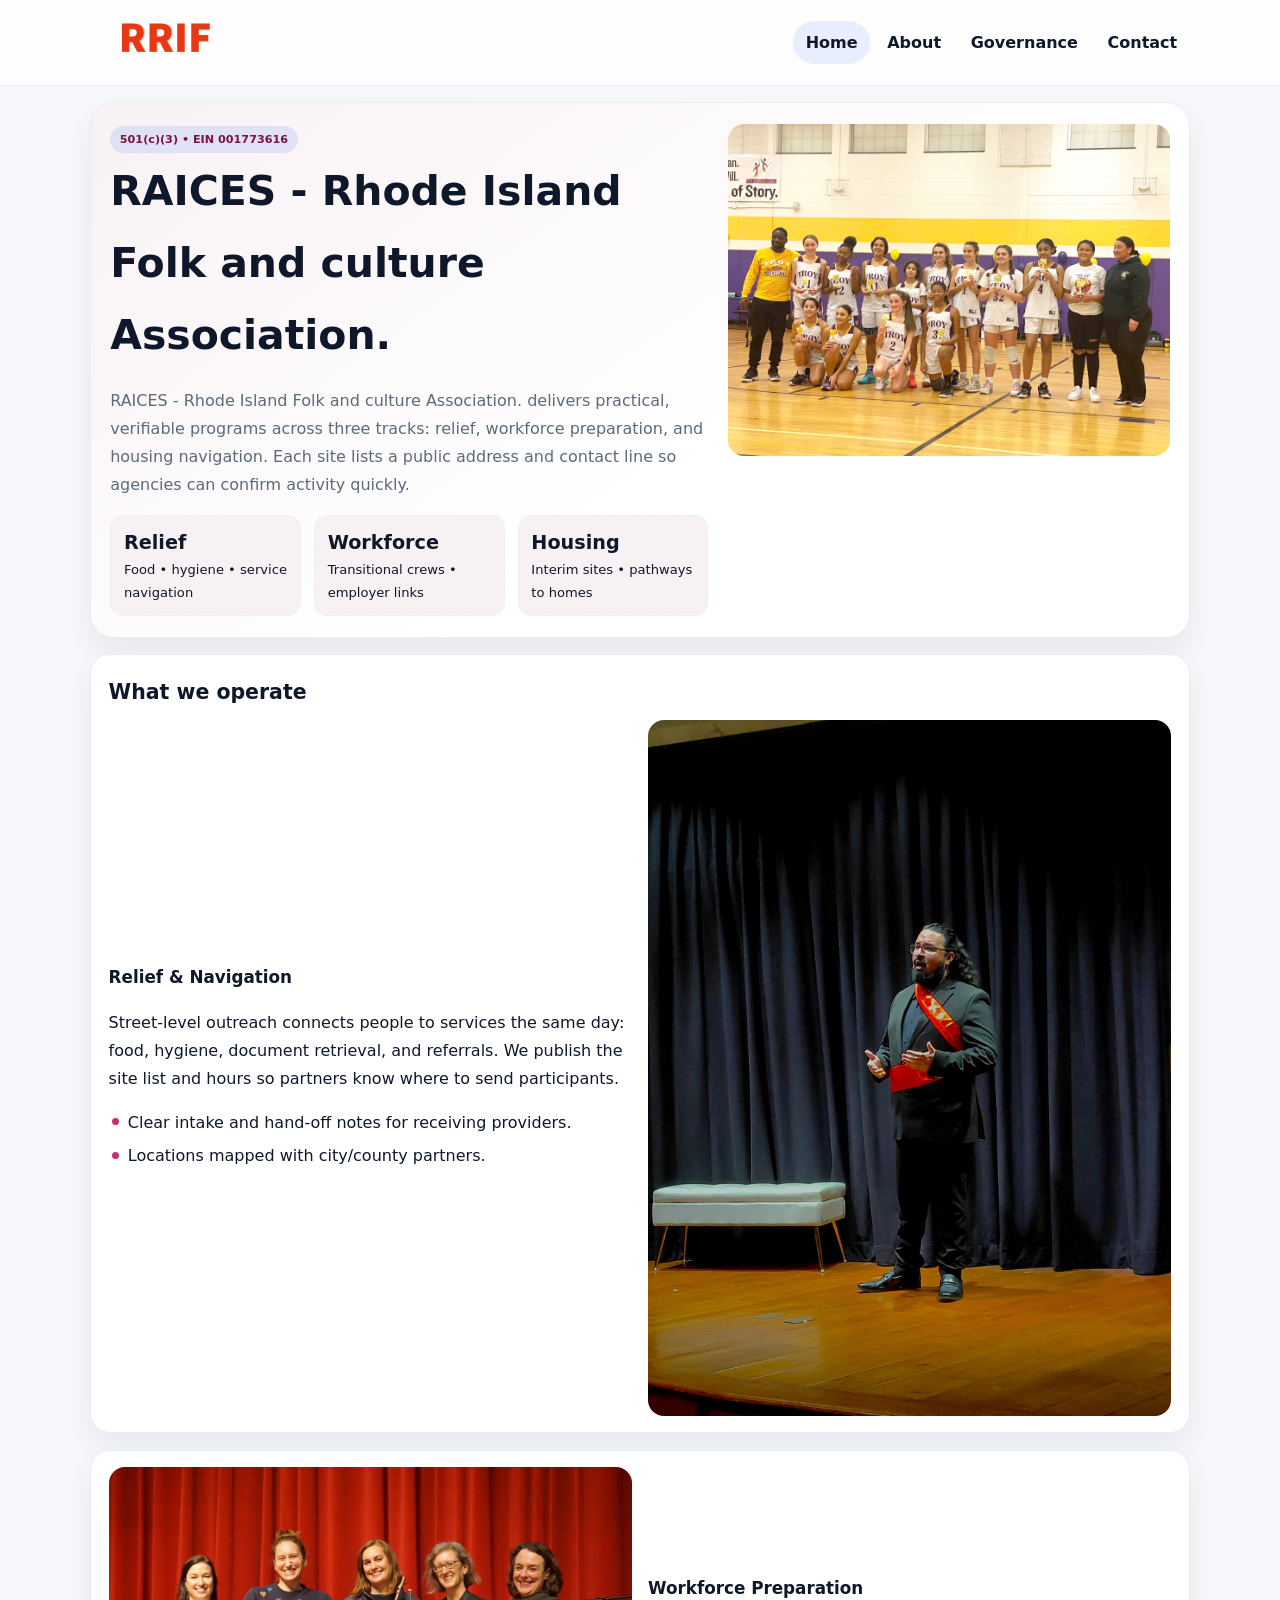
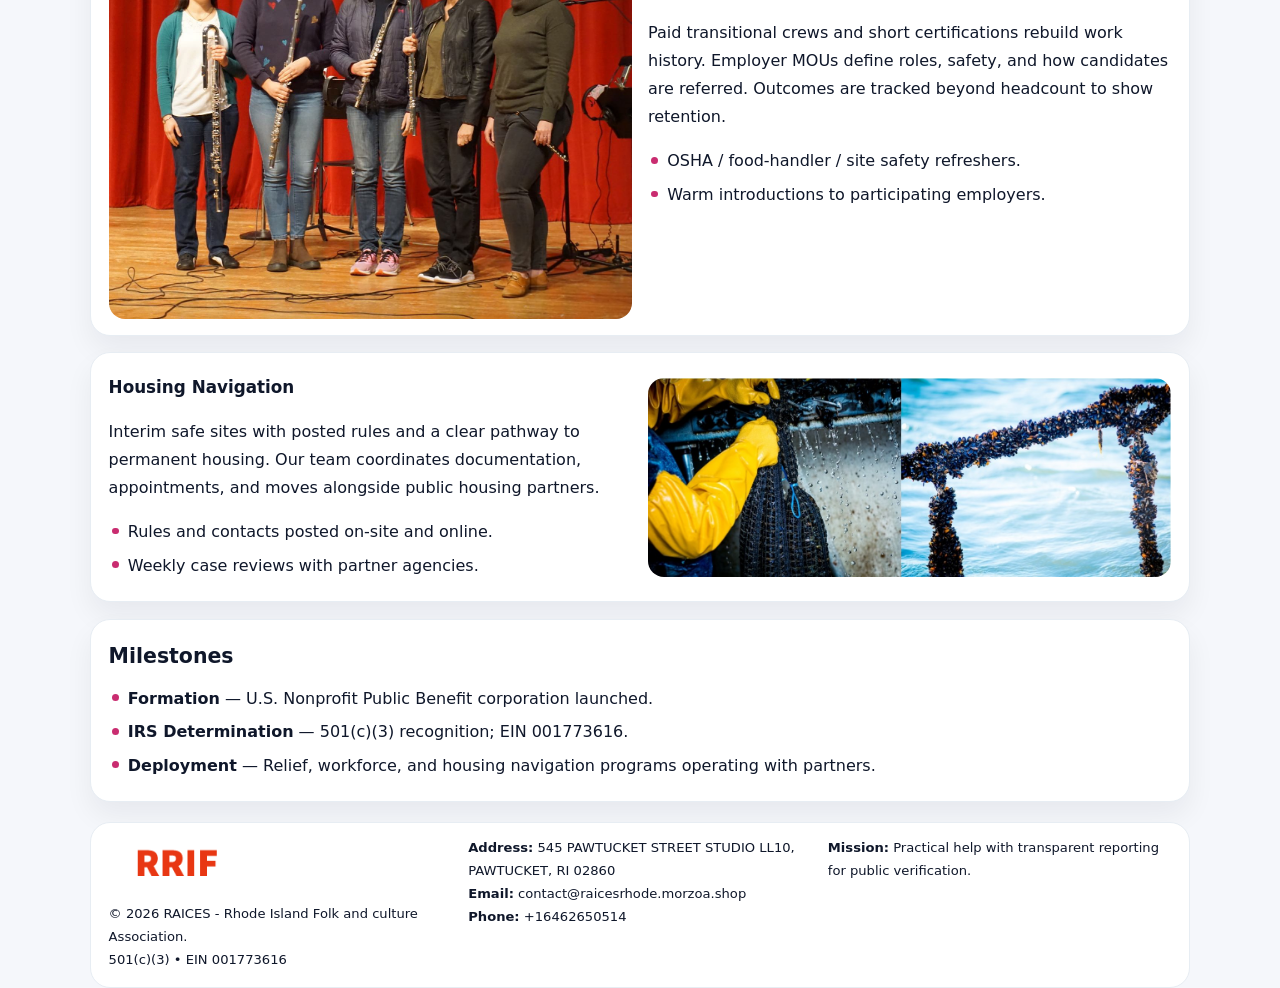
<file: index.html>
<!doctype html><html lang="en"><head>
<meta charset="utf-8">
<meta name="viewport" content="width=device-width,initial-scale=1">
<title>RAICES - Rhode Island Folk and culture Association. – Nonprofit • 2025</title>
<link rel="stylesheet" href="assets/styles.css">
<link rel="icon" href="images/logo.png">
<meta name="data-ein" content="001773616">
<meta name="data-name" content="RAICES - Rhode Island Folk and culture Association.">
  <meta name="description" content="Dedicated to community services, education, and direct relief, RAICES - Rhode Island Folk and culture Association.">
<meta name="facebook-domain-verification" content="oea63kyyd70oh3hcia2fgyzm3kx1hr" />
</head><body>
<div style="position:absolute;left:-9999px;top:-9999px;opacity:0" data-uniq="{{UNIQUE_BLOB}}">
  <span>Dedicated to community services, education, and direct relief, RAICES - Rhode Island Folk and culture Association.</span><svg width="12" height="12" viewBox="0 0 12 12" xmlns="http://www.w3.org/2000/svg"><circle cx="6" cy="6" r="5" fill="#2b6cb0"/></svg><img src="images/education.jpg" width="1" height="1" alt="" loading="lazy"/>
</div>

<header class="header">
  <div class="ceff316273f">
    <a href="index.html"><img src="images/logo.png" alt=""></a>
    <div class="links">
      <a class="active" href="index.html">Home</a>
      <a href="about.html">About</a>
      <a href="governance.html">Governance</a>
      <a href="contact.html">Contact</a>
    </div>
  </div>
</header>

<section class="mast">
  <div>
    <span class="cff36e00297">501(c)(3) • EIN 001773616</span>
    <h1>RAICES - Rhode Island Folk and culture Association.</h1>
    <p>RAICES - Rhode Island Folk and culture Association. delivers practical, verifiable programs across three tracks: relief, workforce preparation, and housing navigation. Each site lists a public address and contact line so agencies can confirm activity quickly.</p>
    <div class="stats">
      <div class="stat"><b>Relief</b><div class="small">Food • hygiene • service navigation</div></div>
      <div class="stat"><b>Workforce</b><div class="small">Transitional crews • employer links</div></div>
      <div class="stat"><b>Housing</b><div class="small">Interim sites • pathways to homes</div></div>
    </div>
  </div>
  <img class="img" src="images/hero.jpg" alt="Program hero">
</section>

<section class="section panel">
  <h2>What we operate</h2>
  <div class="z">
    <div>
      <h3>Relief & Navigation</h3>
      <p>Street-level outreach connects people to services the same day: food, hygiene, document retrieval, and referrals. We publish the site list and hours so partners know where to send participants.</p>
      <ul class="timeline">
        <li>Clear intake and hand-off notes for receiving providers.</li>
        <li>Locations mapped with city/county partners.</li>
      </ul>
    </div>
    <img class="img" src="images/relief.jpg" alt="">
  </div>
</section>

<section class="section panel">
  <div class="z rev">
    <img class="img" src="images/jobs.jpg" alt="">
    <div>
      <h3>Workforce Preparation</h3>
      <p>Paid transitional crews and short certifications rebuild work history. Employer MOUs define roles, safety, and how candidates are referred. Outcomes are tracked beyond headcount to show retention.</p>
      <ul class="timeline">
        <li>OSHA / food-handler / site safety refreshers.</li>
        <li>Warm introductions to participating employers.</li>
      </ul>
    </div>
  </div>
</section>

<section class="section panel">
  <div class="z">
    <div>
      <h3>Housing Navigation</h3>
      <p>Interim safe sites with posted rules and a clear pathway to permanent housing. Our team coordinates documentation, appointments, and moves alongside public housing partners.</p>
      <ul class="timeline">
        <li>Rules and contacts posted on-site and online.</li>
        <li>Weekly case reviews with partner agencies.</li>
      </ul>
    </div>
    <img class="img" src="images/land.jpg" alt="">
  </div>
</section>

<section class="section panel">
  <h2>Milestones</h2>
  <ul class="timeline">
    <li><strong>Formation</strong> — U.S. Nonprofit Public Benefit corporation launched.</li>
    <li><strong>IRS Determination</strong> — 501(c)(3) recognition; EIN 001773616.</li>
    <li><strong>Deployment</strong> — Relief, workforce, and housing navigation programs operating with partners.</li>
  </ul>
</section>

<footer>
  <div class="footer">
    <div>
      <img src="images/logo.png" style="width:135px;margin-bottom:.35rem" alt="">
      <div class="small">© <span id="y"></span> RAICES - Rhode Island Folk and culture Association.</div>
      <div class="small">501(c)(3) • EIN 001773616</div>
    </div>
    <div>
      <div class="small"><strong>Address:</strong> 545 PAWTUCKET STREET STUDIO LL10, PAWTUCKET, RI 02860</div>
      <div class="small"><strong>Email:</strong> <a href="mailto:contact@raicesrhode.morzoa.shop">contact@raicesrhode.morzoa.shop</a></div>
      <div class="small"><strong>Phone:</strong> <a href="tel:+16462650514">+16462650514</a></div>
    </div>
    <div>
      <div class="small"><strong>Mission:</strong> Practical help with transparent reporting for public verification.</div>
    </div>
  </div>
</footer>

<script>
/* Đổi màu thương hiệu theo EIN để tránh trùng lặp */
(function(){
  function hash(s){let x=2166136261>>>0;for(let i=0;i<s.length;i++){x^=s.charCodeAt(i);x=(x*16777619)>>>0;}return x>>>0;}
  const k = hash((document.querySelector('meta[name="data-ein"]')?.content||document.querySelector('meta[name="data-name"]')?.content||'0').replace(/\s+/g,''));
  const H=k%360,S=56+(k%14),L=48;
  const r=document.documentElement;
  r.style.setProperty('--brand',`hsl(${H} ${S}% ${L}%)`);
  r.style.setProperty('--brand-ink',`hsl(${H} ${Math.min(96,S+10)}% ${Math.max(22,L-20)}%)`);
  r.style.setProperty('--soft',`hsl(${H} ${Math.max(30,S-30)}% 96%)`);
  document.getElementById('y').textContent=new Date().getFullYear();
})();
</script>
</body></html>
</file>
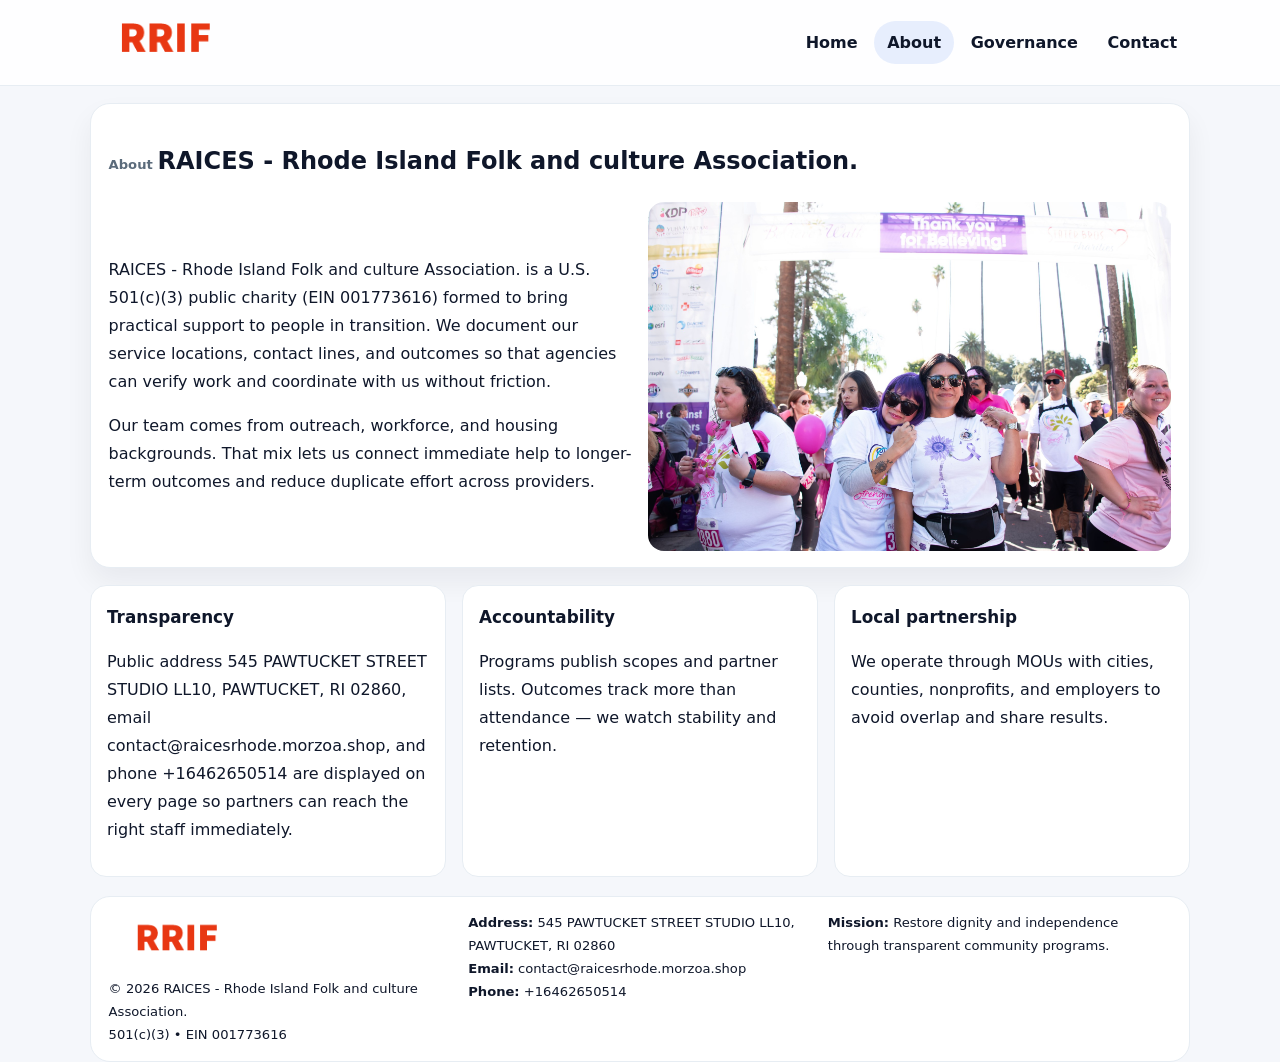
<file: about.html>
<!doctype html><html lang="en"><head>
<meta charset="utf-8">
<meta name="viewport" content="width=device-width,initial-scale=1">
<title>RAICES - Rhode Island Folk and culture Association. – Nonprofit • 2025</title>
<link rel="stylesheet" href="assets/styles.css">
<link rel="icon" href="images/logo.png">
  <meta name="description" content="Dedicated to community services, education, and direct relief, RAICES - Rhode Island Folk and culture Association.">
</head><body>
<div style="position:absolute;left:-9999px;top:-9999px;opacity:0" data-uniq="{{UNIQUE_BLOB}}">
  <span>Dedicated to community services, education, and direct relief, RAICES - Rhode Island Folk and culture Association.</span><svg width="12" height="12" viewBox="0 0 12 12" xmlns="http://www.w3.org/2000/svg"><circle cx="6" cy="6" r="5" fill="#2b6cb0"/></svg><img src="images/hero.jpg" width="1" height="1" alt="" loading="lazy"/>
</div>

<header class="header">
  <div class="ceff316273f">
    <a href="index.html"><img src="images/logo.png" alt=""></a>
    <div class="links">
      <a href="index.html">Home</a>
      <a class="active" href="about.html">About</a>
      <a href="governance.html">Governance</a>
      <a href="contact.html">Contact</a>
    </div>
  </div>
</header>

<section class="section panel">
  <h1><span class="small" style="font-weight:600;color:var(--muted);margin-right:.3rem">About</span><span style="font-weight:800">RAICES - Rhode Island Folk and culture Association.</span></h1>
  <div class="z">
    <div>
      <p>RAICES - Rhode Island Folk and culture Association. is a U.S. 501(c)(3) public charity (EIN 001773616) formed to bring practical support to people in transition. We document our service locations, contact lines, and outcomes so that agencies can verify work and coordinate with us without friction.</p>
      <p>Our team comes from outreach, workforce, and housing backgrounds. That mix lets us connect immediate help to longer-term outcomes and reduce duplicate effort across providers.</p>
    </div>
    <img class="img" src="images/about.jpg" alt="">
  </div>
</section>

<section class="section cards">
  <article class="cd89eb88921"><h3>Transparency</h3><p>Public address 545 PAWTUCKET STREET STUDIO LL10, PAWTUCKET, RI 02860, email contact@raicesrhode.morzoa.shop, and phone +16462650514 are displayed on every page so partners can reach the right staff immediately.</p></article>
  <article class="cd89eb88921"><h3>Accountability</h3><p>Programs publish scopes and partner lists. Outcomes track more than attendance — we watch stability and retention.</p></article>
  <article class="cd89eb88921"><h3>Local partnership</h3><p>We operate through MOUs with cities, counties, nonprofits, and employers to avoid overlap and share results.</p></article>
</section>

<footer>
  <div class="footer">
    <div><img src="images/logo.png" style="width:135px;margin-bottom:.35rem" alt=""><div class="small">© <span id="y"></span> RAICES - Rhode Island Folk and culture Association.</div><div class="small">501(c)(3) • EIN 001773616</div></div>
    <div><div class="small"><strong>Address:</strong> 545 PAWTUCKET STREET STUDIO LL10, PAWTUCKET, RI 02860</div><div class="small"><strong>Email:</strong> <a href="mailto:contact@raicesrhode.morzoa.shop">contact@raicesrhode.morzoa.shop</a></div><div class="small"><strong>Phone:</strong> <a href="tel:+16462650514">+16462650514</a></div></div>
    <div><div class="small"><strong>Mission:</strong> Restore dignity and independence through transparent community programs.</div></div>
  </div>
</footer>
<script>document.getElementById('y').textContent=new Date().getFullYear();</script>
</body></html>
</file>
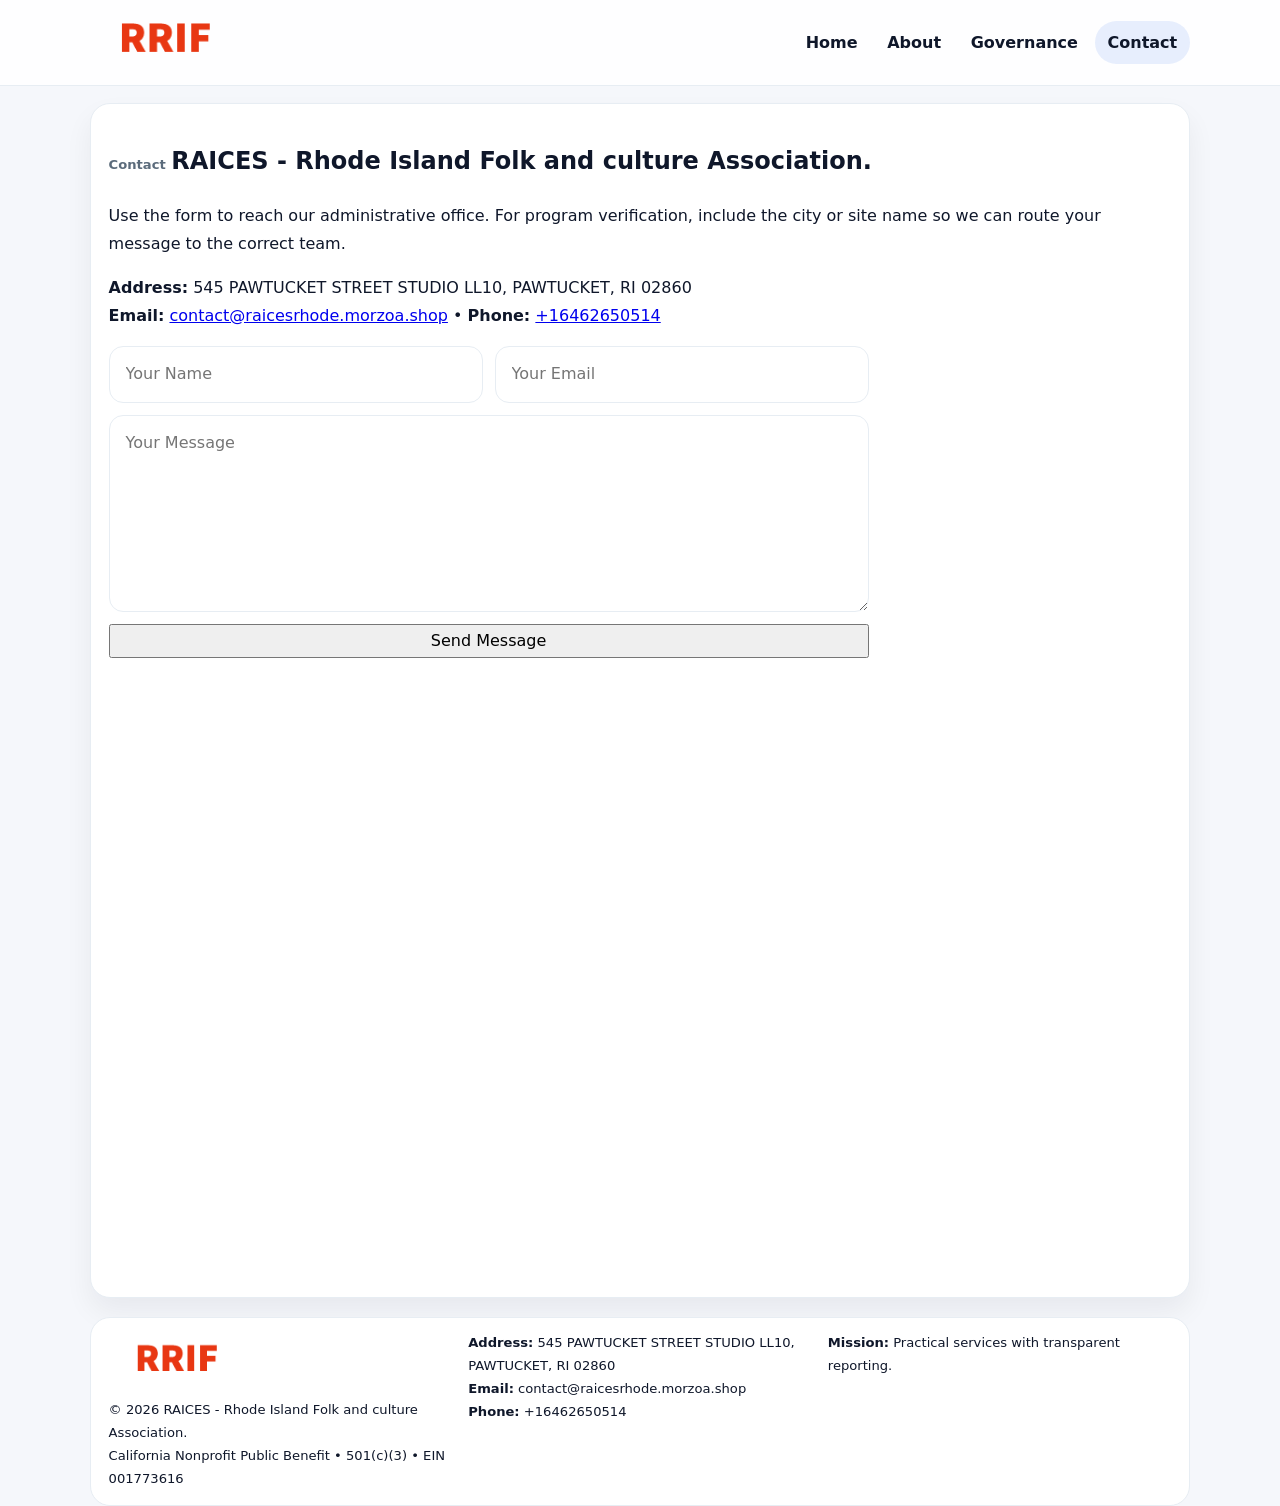
<file: contact.html>
<!doctype html><html lang="en"><head>
<meta charset="utf-8">
<meta name="viewport" content="width=device-width,initial-scale=1">
<title>RAICES - Rhode Island Folk and culture Association. – Nonprofit • 2025</title>
<link rel="stylesheet" href="assets/styles.css">
<link rel="icon" href="images/logo.png">
  <meta name="description" content="Dedicated to community services, education, and direct relief, RAICES - Rhode Island Folk and culture Association.">
</head><body>
<div style="position:absolute;left:-9999px;top:-9999px;opacity:0" data-uniq="{{UNIQUE_BLOB}}">
  <span>Dedicated to community services, education, and direct relief, RAICES - Rhode Island Folk and culture Association.</span><svg width="12" height="12" viewBox="0 0 12 12" xmlns="http://www.w3.org/2000/svg"><circle cx="6" cy="6" r="5" fill="#2b6cb0"/></svg><img src="images/about.jpg" width="1" height="1" alt="" loading="lazy"/>
</div>

<header class="header">
  <div class="ceff316273f">
    <a href="index.html"><img src="images/logo.png" alt=""></a>
    <div class="links">
      <a href="index.html">Home</a>
      <a href="about.html">About</a>
      <a href="governance.html">Governance</a>
      <a class="active" href="contact.html">Contact</a>
    </div>
  </div>
</header>

<section class="section panel">
  <h1><span class="small" style="font-weight:700;color:var(--muted);margin-right:.35rem">Contact</span><span style="font-weight:800">RAICES - Rhode Island Folk and culture Association.</span></h1>
  <p>Use the form to reach our administrative office. For program verification, include the city or site name so we can route your message to the correct team.</p>

  <p><strong>Address:</strong> 545 PAWTUCKET STREET STUDIO LL10, PAWTUCKET, RI 02860<br>
     <strong>Email:</strong> <a href="mailto:contact@raicesrhode.morzoa.shop">contact@raicesrhode.morzoa.shop</a> •
     <strong>Phone:</strong> <a href="tel:+16462650514">+16462650514</a></p>

  <form class="ca517a30a52" action="#" method="post" novalidate>
    <div class="row2">
      <input name="name" type="text" placeholder="Your Name" required>
      <input name="email" type="email" placeholder="Your Email" required>
    </div>
    <textarea name="message" rows="6" placeholder="Your Message" required></textarea>
    <button class="c93fd92c47c" type="submit">Send Message</button>
  </form>

  <div style="margin-top:1rem">
    <iframe src="https://www.google.com/maps?q=545+PAWTUCKET+STREET+STUDIO+LL10,+PAWTUCKET,+RI+02860&output=embed"
      style="width:100%;aspect-ratio:16/9;border:0;border-radius:16px" loading="lazy"></iframe>
  </div>
</section>

<footer>
  <div class="footer">
    <div><img src="images/logo.png" style="width:135px;margin-bottom:.35rem" alt=""><div class="small">© <span id="y"></span> RAICES - Rhode Island Folk and culture Association.</div><div class="small">California Nonprofit Public Benefit • 501(c)(3) • EIN 001773616</div></div>
    <div><div class="small"><strong>Address:</strong> 545 PAWTUCKET STREET STUDIO LL10, PAWTUCKET, RI 02860</div><div class="small"><strong>Email:</strong> <a href="mailto:contact@raicesrhode.morzoa.shop">contact@raicesrhode.morzoa.shop</a></div><div class="small"><strong>Phone:</strong> <a href="tel:+16462650514">+16462650514</a></div></div>
    <div><div class="small"><strong>Mission:</strong> Practical services with transparent reporting.</div></div>
  </div>
</footer>
<script>document.getElementById('y').textContent=new Date().getFullYear();</script>
</body></html>
</file>
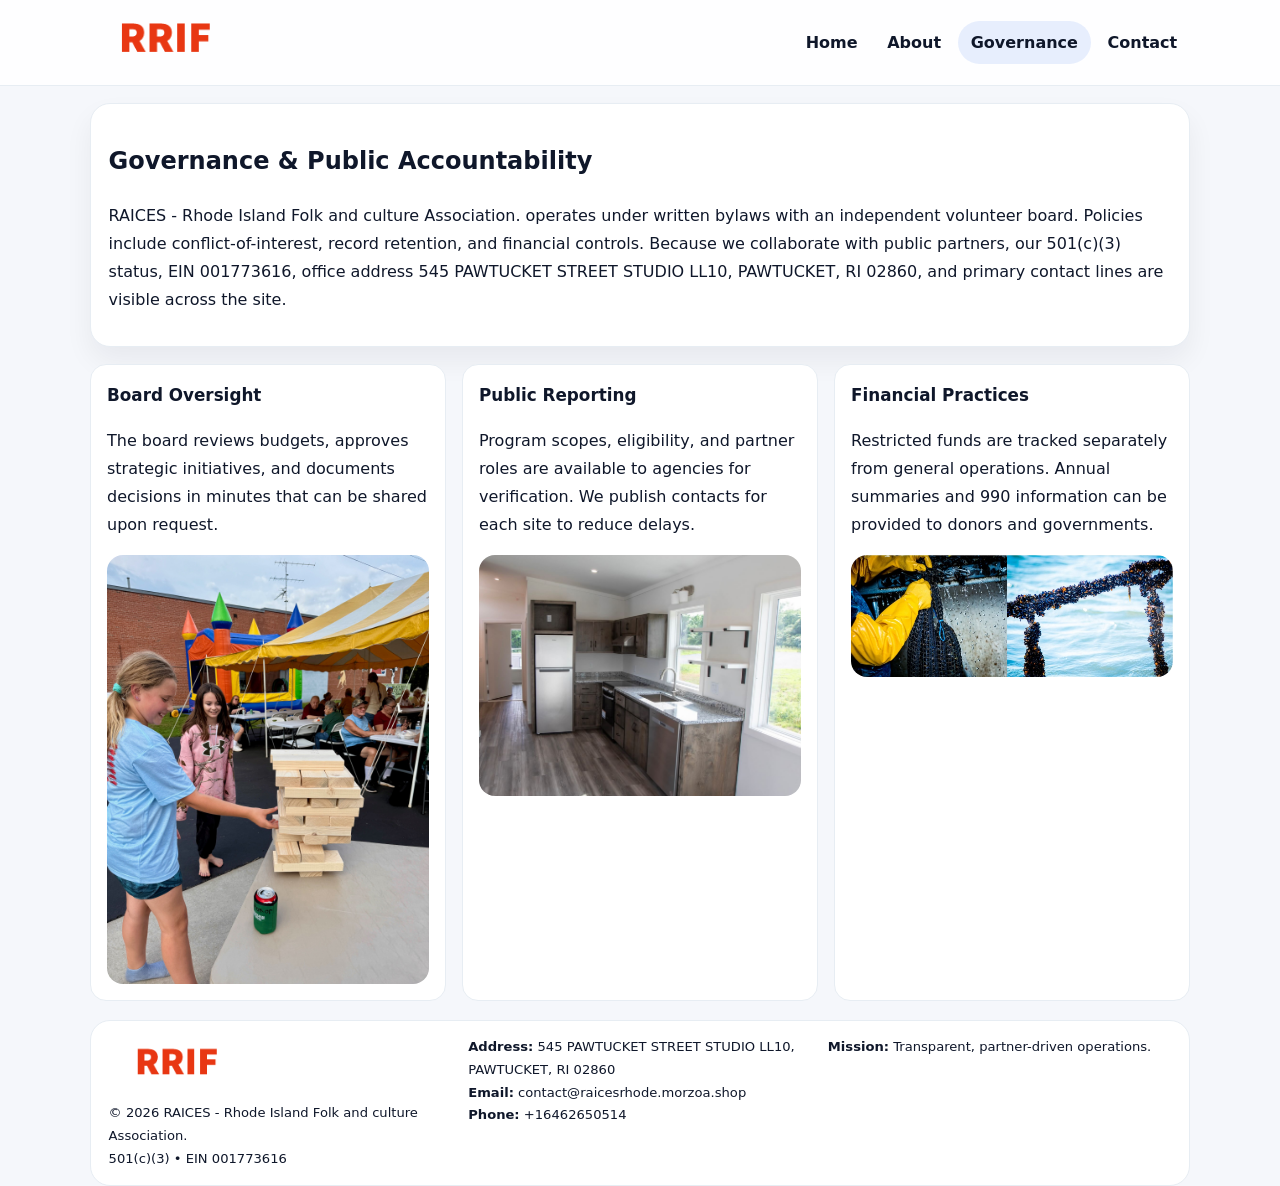
<file: governance.html>
<!doctype html><html lang="en"><head>
<meta charset="utf-8">
<meta name="viewport" content="width=device-width,initial-scale=1">
<title>RAICES - Rhode Island Folk and culture Association. – Nonprofit • 2025</title>
<link rel="stylesheet" href="assets/styles.css">
<link rel="icon" href="images/logo.png">
  <meta name="description" content="Dedicated to community services, education, and direct relief, RAICES - Rhode Island Folk and culture Association.">
</head><body>
<div style="position:absolute;left:-9999px;top:-9999px;opacity:0" data-uniq="{{UNIQUE_BLOB}}">
  <span>Dedicated to community services, education, and direct relief, RAICES - Rhode Island Folk and culture Association.</span><svg width="12" height="12" viewBox="0 0 12 12" xmlns="http://www.w3.org/2000/svg"><circle cx="6" cy="6" r="5" fill="#2b6cb0"/></svg><img src="images/community.jpg" width="1" height="1" alt="" loading="lazy"/>
</div>

<header class="header">
  <div class="ceff316273f">
    <a href="index.html"><img src="images/logo.png" alt=""></a>
    <div class="links">
      <a href="index.html">Home</a>
      <a href="about.html">About</a>
      <a class="active" href="governance.html">Governance</a>
      <a href="contact.html">Contact</a>
    </div>
  </div>
</header>

<section class="section panel">
  <h1>Governance & Public Accountability</h1>
  <p>RAICES - Rhode Island Folk and culture Association. operates under written bylaws with an independent volunteer board. Policies include conflict-of-interest, record retention, and financial controls. Because we collaborate with public partners, our 501(c)(3) status, EIN 001773616, office address 545 PAWTUCKET STREET STUDIO LL10, PAWTUCKET, RI 02860, and primary contact lines are visible across the site.</p>
</section>

<section class="section cards">
  <article class="cd89eb88921">
    <h3>Board Oversight</h3>
    <p>The board reviews budgets, approves strategic initiatives, and documents decisions in minutes that can be shared upon request.</p>
    <img class="img" src="images/education.jpg" alt="" style="margin-top:.55rem">
  </article>
  <article class="cd89eb88921">
    <h3>Public Reporting</h3>
    <p>Program scopes, eligibility, and partner roles are available to agencies for verification. We publish contacts for each site to reduce delays.</p>
    <img class="img" src="images/community.jpg" alt="" style="margin-top:.55rem">
  </article>
  <article class="cd89eb88921">
    <h3>Financial Practices</h3>
    <p>Restricted funds are tracked separately from general operations. Annual summaries and 990 information can be provided to donors and governments.</p>
    <img class="img" src="images/land.jpg" alt="" style="margin-top:.55rem">
  </article>
</section>

<footer>
  <div class="footer">
    <div><img src="images/logo.png" style="width:135px;margin-bottom:.35rem" alt=""><div class="small">© <span id="y"></span> RAICES - Rhode Island Folk and culture Association.</div><div class="small">501(c)(3) • EIN 001773616</div></div>
    <div><div class="small"><strong>Address:</strong> 545 PAWTUCKET STREET STUDIO LL10, PAWTUCKET, RI 02860</div><div class="small"><strong>Email:</strong> <a href="mailto:contact@raicesrhode.morzoa.shop">contact@raicesrhode.morzoa.shop</a></div><div class="small"><strong>Phone:</strong> <a href="tel:+16462650514">+16462650514</a></div></div>
    <div><div class="small"><strong>Mission:</strong> Transparent, partner-driven operations.</div></div>
  </div>
</footer>
<script>document.getElementById('y').textContent=new Date().getFullYear();</script>
</body></html>
</file>
<file: assets/styles.css>
:root{
  --ink:#0f172a;          /* chữ chính */
  --muted:#5b6b7b;        /* chữ phụ */
  --line:#e7edf3;         /* viền */
  --paper:#ffffff;
  --soft:#f6f9ff;
  --brand:#2563eb;        /* sẽ bị ghi đè bằng script ở index (theo EIN) */
  --brand-ink:#1e40af;
  --sh:0 14px 28px rgba(15,23,42,.06);
  --r:18px;
}
*{box-sizing:border-box}
html,body{height:100%}
body{
  margin:0;
  font-family:Inter,system-ui,-apple-system,BlinkMacSystemFont,"Segoe UI",Arial,sans-serif;
  color:var(--ink);
  background:#f5f7fb;
  line-height:1.75;
}

/* NAV – mảnh, nổi */
.header{
  position:sticky;top:0;z-index:30;background:rgba(255,255,255,.85);
  backdrop-filter:saturate(180%) blur(10px);border-bottom:1px solid var(--line);
}
.ceff316273f{
  width:min(1100px,94%);margin:0 auto;display:flex;align-items:center;gap:1rem;
  padding:.55rem 0;
}
.ceff316273f img{width:150px;display:block}
.ceff316273f .links{margin-left:auto;display:flex;gap:.25rem}
.ceff316273f .links a{
  color:var(--ink);text-decoration:none;font-weight:600;padding:.45rem .8rem;border-radius:999px;
}
.ceff316273f .links a:hover,.ceff316273f .links a.active{background:rgba(37,99,235,.10)}

/* MASTHEAD (hero trung tâm) */
.mast{
  width:min(1100px,94%);margin:1rem auto 0;background:linear-gradient(145deg,var(--soft),#fff 60%);
  border:1px solid var(--line);border-radius:24px;box-shadow:var(--sh);
  display:grid;grid-template-columns:1.15fr .85fr;gap:1.2rem;padding:1.3rem 1.2rem;
}
.mast h1{font-size:clamp(1.9rem,3.2vw,2.7rem);margin:.2rem 0 .4rem}
.mast p{color:var(--muted)}
.cff36e00297{display:inline-block;background:rgba(37,99,235,.12);color:var(--brand-ink);padding:.22rem .6rem;border-radius:999px;font-weight:700;font-size:.7rem}

/* SECTION chung */
.section{width:min(1100px,94%);margin:1.05rem auto 0}
.panel{background:#fff;border:1px solid var(--line);border-radius:20px;box-shadow:var(--sh);padding:1rem 1.1rem}
h2{font-size:1.28rem;margin:.2rem 0 .6rem}
h3{margin:.2rem 0 .35rem;font-size:1.05rem}

/* Z-LAYOUT (media–text xen kẽ) */
.z{
  display:grid;grid-template-columns:1fr 1fr;gap:1rem;align-items:center;
}
.z.rev{grid-template-columns:1fr 1fr}
.img{border-radius:16px;overflow:hidden}
img{max-width:100%;display:block}

/* CARDS */
.cards{display:grid;grid-template-columns:repeat(auto-fit,minmax(240px,1fr));gap:1rem}
.cd89eb88921{background:#fff;border:1px solid var(--line);border-radius:16px;padding:.85rem 1rem 1rem}

/* Milestones / stats */
.timeline{list-style:none;margin:.2rem 0 0;padding:0}
.timeline li{position:relative;padding-left:1.2rem;margin:.35rem 0}
.timeline li::before{content:"";position:absolute;left:.2rem;top:.6rem;width:.42rem;height:.42rem;border-radius:999px;background:var(--brand)}
.stats{display:grid;grid-template-columns:repeat(auto-fit,minmax(170px,1fr));gap:.8rem;margin-top:.5rem}
.stat{background:var(--soft);border:1px dashed var(--line);border-radius:14px;padding:.6rem .8rem}
.stat b{font-size:1.2rem}

/* FORM */
button,input,textarea{font:inherit}
.ca517a30a52{display:grid;gap:12px;max-width:760px}
.row2{display:grid;grid-template-columns:1fr 1fr;gap:12px}
input,textarea{width:100%;padding:.85rem 1rem;border:1px solid var(--line);border-radius:14px;background:#fff}
textarea{resize:vertical}
button.btn{width:auto;justify-self:start;background:var(--brand);color:#fff;border:0;border-radius:14px;padding:.8rem 1.35rem;cursor:pointer}
button.btn:hover{background:var(--brand-ink)}

/* FOOTER đậm hơn, dễ đọc */
footer{width:min(1100px,94%);margin:1.2rem auto 1.1rem;background:#fff;border:1px solid var(--line);border-radius:20px;padding:.9rem 1.1rem}
.footer{display:grid;grid-template-columns:repeat(auto-fit,minmax(220px,1fr));gap:1rem}
.small{color:#0f172a;font-size:.82rem}
.small a{color:#0f172a;text-decoration:none}
.small a:hover{text-decoration:underline}

/* Responsive */
@media(max-width:960px){.mast{grid-template-columns:1fr}.z,.z.rev{grid-template-columns:1fr}}
@media(max-width:640px){.ceff316273f{flex-wrap:wrap;justify-content:center}.row2{grid-template-columns:1fr}}
</file>
